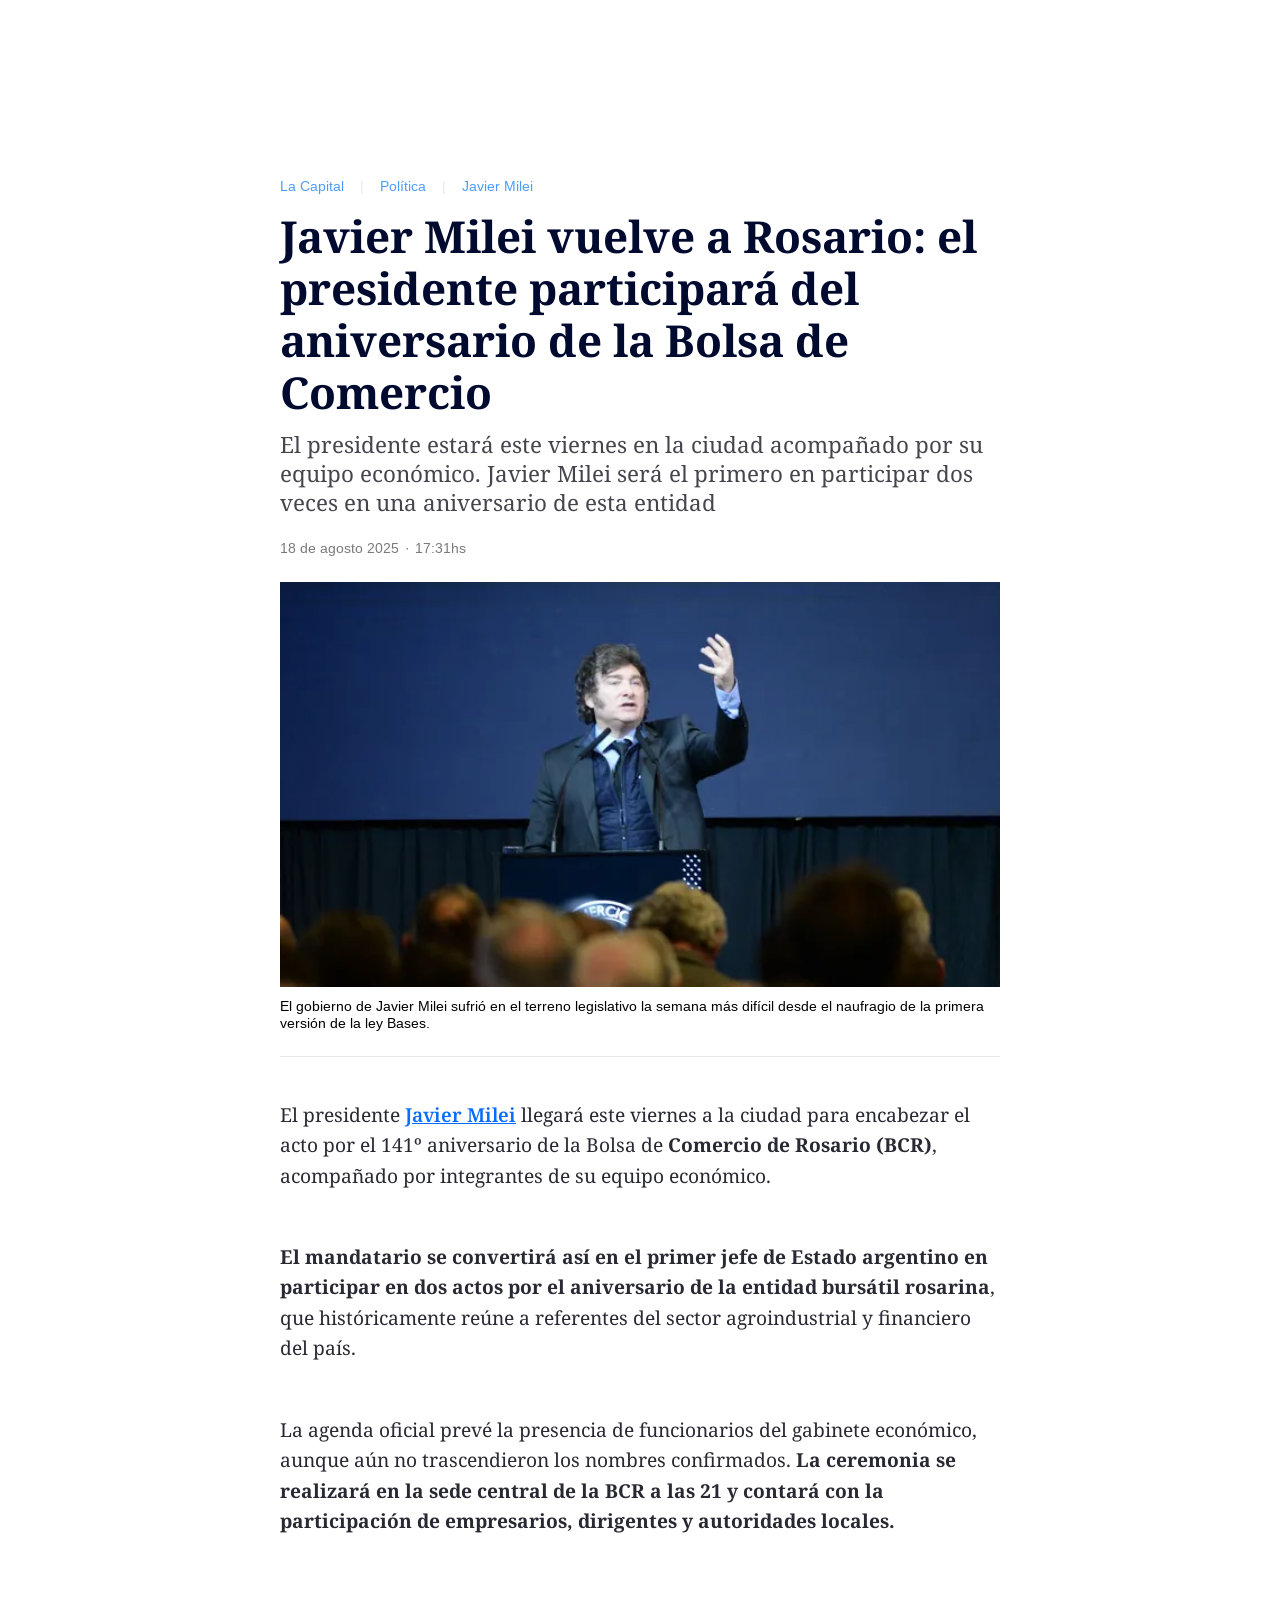
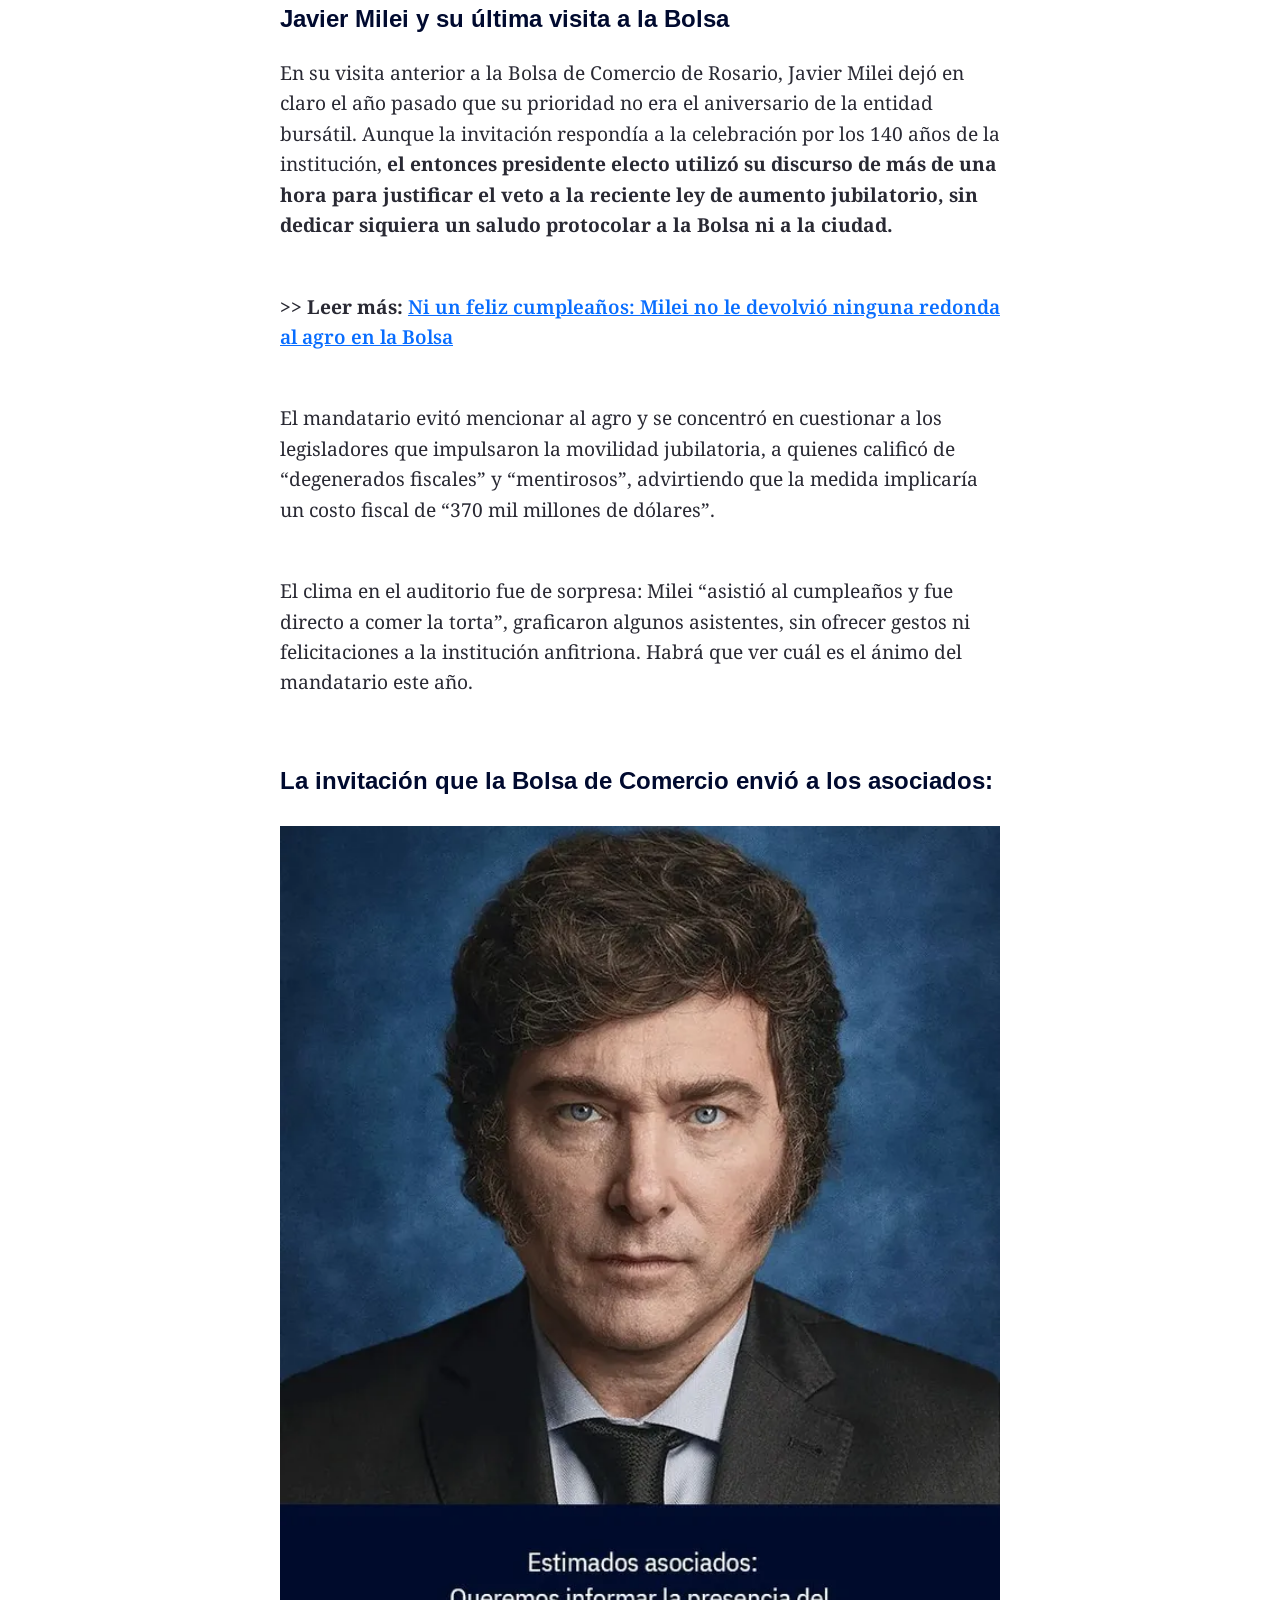
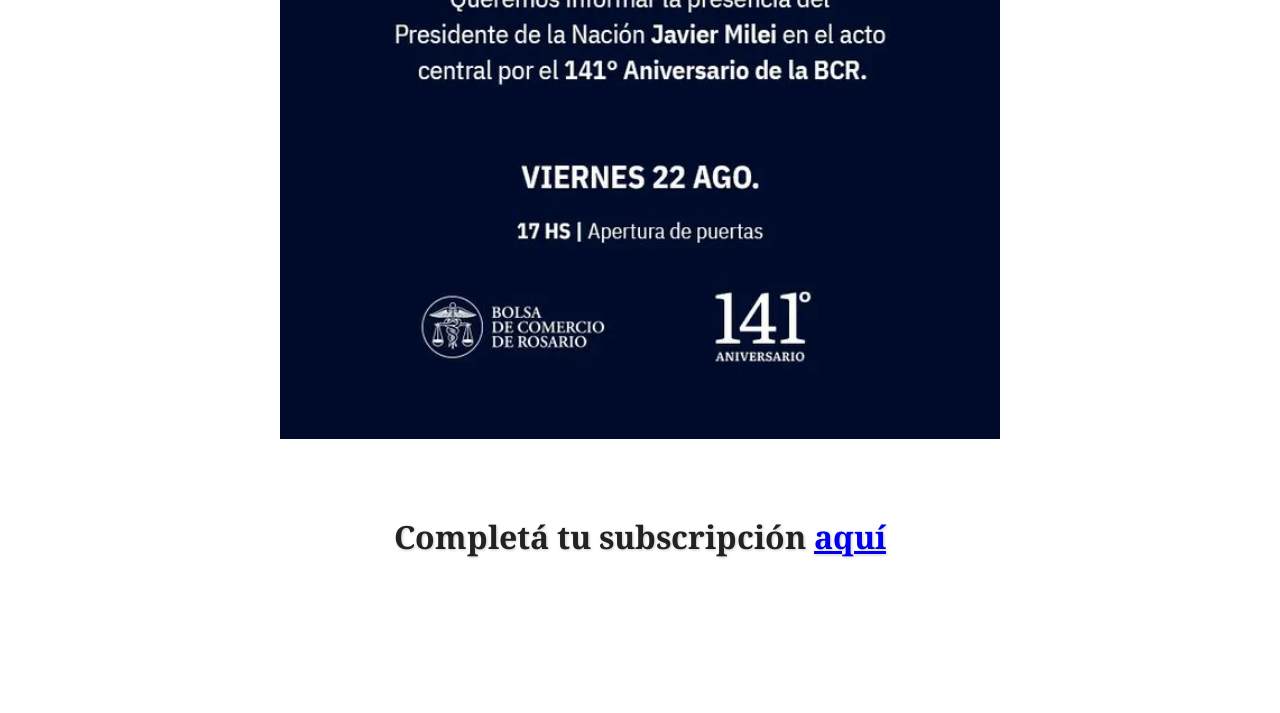
<file: index.html>
<!DOCTYPE html>
<html lang="es">
    <head>
        <meta charset="UTF-8">
        <meta name="viewport" content="width=device-width, initial-scale=1.0">
        <title>Clase 04</title>       
        <link href="https://fonts.googleapis.com/css2?family=Arimo&family=Noto+Serif:wght@400;700&display=swap" rel="stylesheet">
        <link rel="stylesheet" href="css/normalize.css">
        <link rel="stylesheet" href="css/styles.css">
        <script src="js/script.js" defer></script>
    </head>
    <body>
        <header>
            <nav class="barra-nav">
                <a class="mini-nav" href="/" title="La Capital">La Capital</a>
                <span class="sep">|</span>
                <a class="mini-nav" href="https://www.lacapital.com.ar/secciones/politica.html">Política</a>
                <span class="sep">|</span>
                <a class="mini-nav" href="https://www.lacapital.com.ar/javier-milei-a1002740.html">Javier Milei</a>
            </nav> 
        </header>
        <main>
            <section>
                <article>  
                    <header>
                        <h1 class="titulo-principal">Javier Milei vuelve a Rosario: el presidente participará del aniversario de la Bolsa de Comercio</h1>
                    </header>
                    <p class="subtitulo">El presidente estará este viernes en la ciudad acompañado por su equipo económico. Javier Milei será el primero en participar dos veces en una aniversario de esta entidad</p>
                    <div>
                        <span class="fecha-hora">18 de agosto 2025</span>
                        <span class="fecha-hora">·</span>
                        <span class="fecha-hora">17:31hs</span>
                    </div>
                    <figure>
                        <img src="img/milei1.jpg" alt="Javier Milei hablando en un atril durante un evento.">
                        <figcaption>El gobierno de Javier Milei sufrió en el terreno legislativo la semana más difícil desde el naufragio de la primera versión de la ley Bases. </figcaption>
                    </figure>
                    <div class="cuerpo-noticia">
                        <p>El presidente <a href="https://www.lacapital.com.ar/politica/el-plan-tres-fases-pullaro-y-sus-aliados-superar-milei-n10213253.html" target="_blank">Javier Milei</a> llegará este viernes a la ciudad para encabezar el acto por el 141º aniversario de la Bolsa de <b>Comercio de Rosario (BCR)</b>, acompañado por integrantes de su equipo económico.</p>
                        <p><b>El mandatario se convertirá así en el primer jefe de Estado argentino en participar en dos actos por el aniversario de la entidad bursátil rosarina</b>, que históricamente reúne a referentes del sector agroindustrial y financiero del país.</p>
                        <p>La agenda oficial prevé la presencia de funcionarios del gabinete económico, aunque aún no trascendieron los nombres confirmados. <b>La ceremonia se realizará en la sede central de la BCR a las 21 y contará con la participación de empresarios, dirigentes y autoridades locales.</b></p>
                        <h2>Javier Milei y su última visita a la Bolsa</h2>
                        <p>En su visita anterior a la Bolsa de Comercio de Rosario, Javier Milei dejó en claro el año pasado que su prioridad no era el aniversario de la entidad bursátil. Aunque la invitación respondía a la celebración por los 140 años de la institución, <b>el entonces presidente electo utilizó su discurso de más de una hora para justificar el veto a la reciente ley de aumento jubilatorio, sin dedicar siquiera un saludo protocolar a la Bolsa ni a la ciudad.</b></p>
                        <p><b>>> Leer más: </b> <a href="https://www.lacapital.com.ar/economia/ni-un-feliz-cumpleanos-milei-no-le-devolvio-ninguna-redonda-al-agro-la-bolsa-n10149859.html" target="_blank">Ni un feliz cumpleaños: Milei no le devolvió ninguna redonda al agro en la Bolsa</a></p>
                        <p>El mandatario evitó mencionar al agro y se concentró en cuestionar a los legisladores que impulsaron la movilidad jubilatoria, a quienes calificó de “degenerados fiscales” y “mentirosos”, advirtiendo que la medida implicaría un costo fiscal de “370 mil millones de dólares”.</p>
                        <p>El clima en el auditorio fue de sorpresa: Milei “asistió al cumpleaños y fue directo a comer la torta”, graficaron algunos asistentes, sin ofrecer gestos ni felicitaciones a la institución anfitriona. Habrá que ver cuál es el ánimo del mandatario este año.</p>
                        <h2>La invitación que la Bolsa de Comercio envió a los asociados:</h2>
                    </div>
                    <figure>
                        <img src="img/milei-bolsa.jpg" alt="Flyer de invitación al evento de la Bolsa de Comercio con Javier Milei.">
                    </figure>
                </article>
            </section>
        </main>
    </body>    
    <footer>
        <p>Completá tu subscripción <a href="subscription.html" target="_blank">aquí</a></p>
    </footer>
</html>
</file>
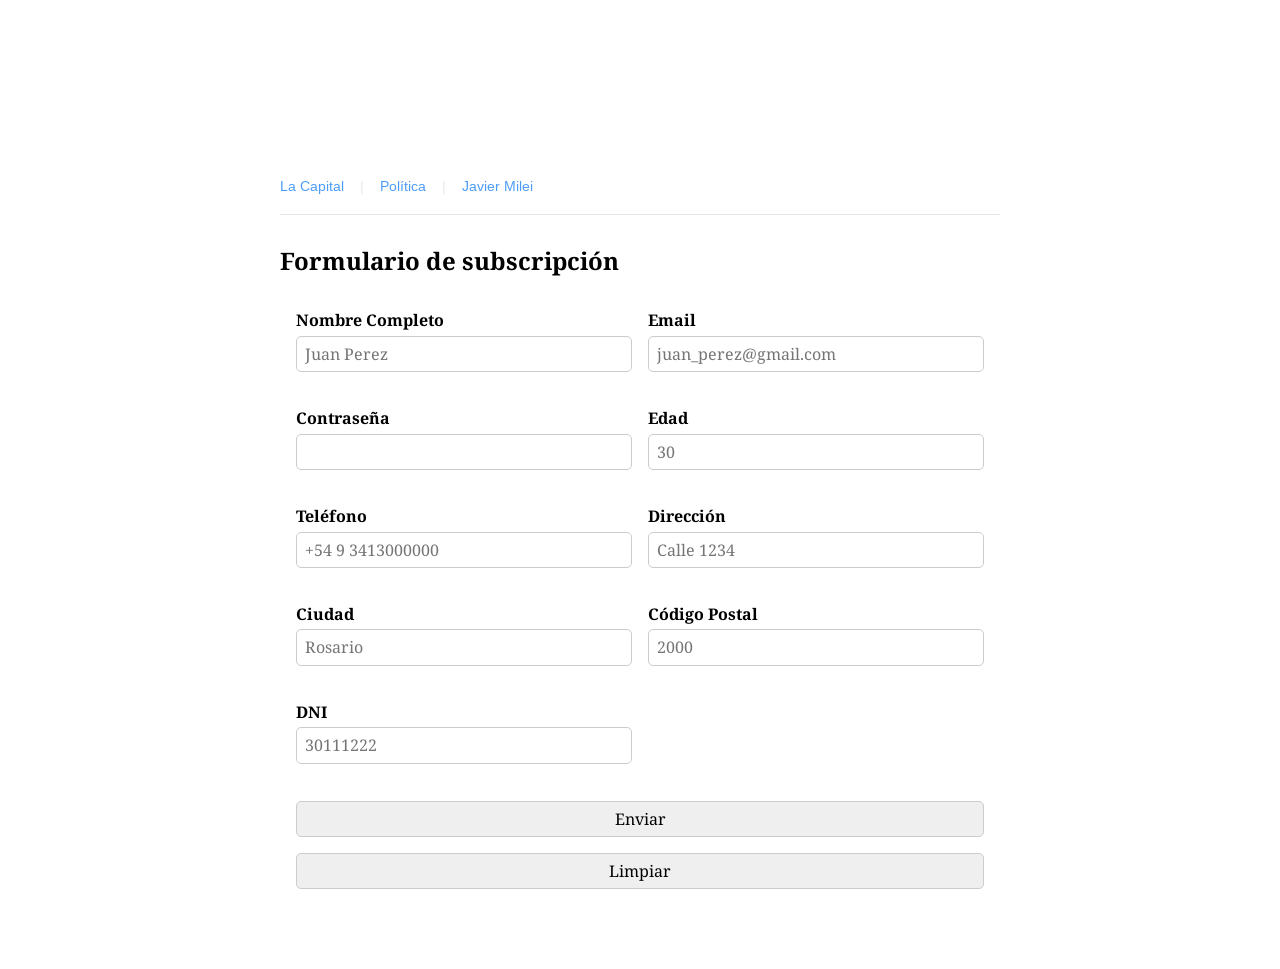
<file: subscription.html>
<!DOCTYPE html>
<html lang="es">
    <head>
        <meta charset="UTF-8">
        <meta name="viewport" content="width=device-width, initial-scale=1.0">
        <title>Formulario de subscripción</title>       
        <link href="https://fonts.googleapis.com/css2?family=Arimo&family=Noto+Serif:wght@400;700&display=swap" rel="stylesheet">
        <link rel="stylesheet" href="css/normalize.css">
        <link rel="stylesheet" href="css/styles.css">
        <script src="js/script.js" defer></script>
    </head>
    <body>
        <header>
            <nav class="barra-nav">
                <a class="mini-nav" href="/" title="La Capital">La Capital</a>
                <span class="sep">|</span>
                <a class="mini-nav" href="https://www.lacapital.com.ar/secciones/politica.html">Política</a>
                <span class="sep">|</span>
                <a class="mini-nav" href="https://www.lacapital.com.ar/javier-milei-a1002740.html">Javier Milei</a>
            </nav> 
        </header>
        <main>
            <section>
                <h2 id="formulario"> Formulario de subscripción </h2>
                <h3 id="saludo"> </h3>
                <form class="formulario" id="miFormulario">
                    <div>
                        <label for="nombreCompleto">Nombre Completo</label>
                        <input type="text" id="nombreCompleto" name="nombreCompleto" placeholder="Juan Perez">
                        <span class="error-msg" id="error-nombreCompleto"></span>
                    </div>
                    <div>
                        <label for="email">Email</label>
                        <input type="email" id="email" name="email" placeholder="juan_perez@gmail.com">
                        <span class="error-msg" id="error-email"></span>
                    </div>
                    <div>
                        <label for="Contraseña">Contraseña</label>
                        <input type="password" id="contrasena" name="contrasena">
                        <span class="error-msg" id="error-contrasena"></span>
                    </div>
                    <div>
                        <label for="edad">Edad</label>
                        <input type="number" id="edad" name="edad" placeholder="30">
                        <span class="error-msg" id="error-edad"></span>
                    </div>
                    <div>
                        <label for="telefono">Teléfono</label>
                        <input type="number" id="telefono" name="telefono" placeholder="+54 9 3413000000">
                        <span class="error-msg" id="error-telefono"></span>
                    </div>
                    <div>
                        <label for="direccion">Dirección</label>
                        <input type="text" id="direccion" name="direccion" placeholder="Calle 1234">
                        <span class="error-msg" id="error-direccion"></span>
                    </div>
                    <div>
                        <label for="ciudad">Ciudad</label>
                        <input type="text" id="ciudad" name="ciudad" placeholder="Rosario">
                        <span class="error-msg" id="error-ciudad"></span>
                    </div>
                    <div>
                        <label for="codigoPostal">Código Postal</label>
                        <input type="text" id="codigoPostal" name="codigoPostal" placeholder="2000">
                        <span class="error-msg" id="error-codigoPostal"></span>
                    </div>
                    <div>
                        <label for="dni">DNI</label>
                        <input type="number" id="dni" name="dni" placeholder="30111222">
                        <span class="error-msg" id="error-dni"></span>
                    </div>
                    <div class="botones">
                        <input id="btn-submit" type="submit" value="Enviar">
                        <input id="btn-limpiar" type="reset" value="Limpiar">
                    </div>
                </form>
            </section>
        </main>
    </body>
</html>
</file>
<file: css/styles.css>
html {
  font-size: 16px; /* valor base */
}
body {
    font-family: "Noto Serif", serif;
    padding-top: 11rem;
    margin: 0;
}
nav {
    padding-left: 1rem;
    margin: 0 auto;
    max-width: 45rem;
    padding: 0 1rem;
}
main {
    max-width: 45rem;
    padding-left: 4rem auto;
    padding-right: 4rem auto;
    padding: 0 1rem;
    margin: 0 auto; 
}
p {
    font-size: 1.4rem;
    line-height: 1.9rem;
    font-family: "Noto Serif",serif;
    color: #292933;
}
img {
    width: 100%;
    height: auto;
    display: block;
    padding-top: 0.6rem;
    padding-bottom: 0.2rem;
}
figure {
    margin: 0;
}
figcaption {
    font-size: 0.9rem;
    padding-top: 0.5rem;
    font-family: "Arimo", sans-serif;
}
article h2 {
    font-size: 1.5rem;
    line-height: 2.4rem;
    color: #000A2F;
    margin-top: 2rem;
    margin-bottom: 1rem;
    font-family: "Arimo",sans-serif;
}
div {
    margin-bottom: 1rem;
}
section {
    margin-bottom: 3rem;
}
#formulario {
    border-top: 1px solid #E8E8E8;
    padding-top: 2rem;
}
h3 {
    color: #4C9DFA;
}


.mini-nav:hover {
    color: #000;
}
.titulo-principal {
    font-size: 2.75rem;
    line-height: 3.25rem;
    color: #000A2F;
    margin-top: 1rem;
    margin-bottom: 0rem;
}
.subtitulo {
    font-size: 1.4rem;
    line-height: 1.8rem;
    color: #45454d;
    margin-top: 0.8rem;
    margin-bottom: 1.3rem;
}
.cuerpo-noticia {
    margin-top: 1rem;
}
.cuerpo-noticia p {
    font-size: 1.2rem;
    padding-bottom: 2rem;
}
.cuerpo-noticia a {
    font-weight: 600;
    color: #086DFF;
}
.mini-nav {
    font-size: 0.88rem;
    font-family: "Arimo",sans-serif;
    line-height: 1;
    color: #4C9DFA;
    text-decoration: none;
}
.sep {
    font-size: 0.85rem;
    font-family: "Arimo",sans-serif;
    line-height: 1;
    color: #E8E8E8;
    padding: 0 0.75rem;
}
.fecha-hora {
    font-size: 0.88rem;
    font-family: "Arimo",sans-serif;
    color: #7A7A7A;
    padding-right: 0.1rem;
    padding-bottom: 0.5rem;
}
.cuerpo-noticia {
    border-top: 1px solid #E8E8E8;
    padding-top: 1.5rem;
    margin-top: 1.5rem;
}
.formulario {
  display: grid;
  gap: 1rem;
  grid-template-columns: 1fr 1fr; /* Por defecto: 2 columnas (Desktop) */
  max-width: 800px;
  margin: 0 auto;
  padding: 1rem;
}
.formulario div {
  display: flex;
  flex-direction: column;
}
.formulario label {
  margin-bottom: 0.4rem;
  font-weight: bold;
}
.formulario input {
  padding: 0.5rem;
  border: 1px solid #ccc;
  border-radius: 5px;
}
.formulario .botones {
  grid-column: 1 / -1;
  display: flex;
  justify-content: center;
  gap: 1rem;
}
footer p {
  text-align: center;
  font-size: 2rem;
  font-weight: bold;
  color: #222;
  text-shadow: 1px 1px 3px rgba(0, 0, 0, 0.2);
  margin-top: 5rem;
  margin-bottom: 10rem;
}

.error-msg {
  color: grey;
  font-size: 0.9rem;
  margin-top: 0.3rem;
}

/* Modal */
.modal {
    position: fixed;
    top: 0; left: 0; right: 0; bottom: 0;
    background-color: rgba(0,0,0,0.6);
    display: flex;
    justify-content: center;
    align-items: center;
    z-index: 10000;
}
.modal.oculto {
    display: none;
}
.modal-contenido {
    background: #fff;
    padding: 20px 30px;
    border-radius: 12px;
    max-width: 600px;
    max-height: 80vh;
    width: 90%;
    overflow-y: auto;
    box-shadow: 0 5px 20px rgba(0,0,0,0.3);
    position: relative;
    text-align: left;
    font-family: "Segoe UI", sans-serif;
}
.modal-contenido h2 {
    margin-top: 0;
    color: #333;
    font-size: 1.3em;
    border-bottom: 1px solid #ddd;
    padding-bottom: 8px;
}
#modalMensaje {
    white-space: pre-wrap;
    word-wrap: break-word;
    font-family: "Courier New", monospace;
    font-size: 0.9em;
    background: #f7f7f7;
    padding: 10px;
    border-radius: 6px;
    margin-top: 10px;
    overflow-x: auto;
    max-height: 60vh;
}
.cerrar {
    position: absolute;
    top: 8px; right: 12px;
    font-size: 22px;
    cursor: pointer;
    color: #555;
    transition: color 0.2s ease;
}
.cerrar:hover {
    color: #000;
}


/* ===== Mobile ===== */
@media (max-width: 768px) {
  .mini-nav {
    display: block;
    padding-top: 1rem;
  }
  .sep {
    display: none;
  }
  body {
    padding: 0 1rem;
  }

  .formulario {
    grid-template-columns: 1fr; /* Cambia a una sola columna */
  }

  .formulario .botones {
    flex-direction: column;
  }
}
</file>
